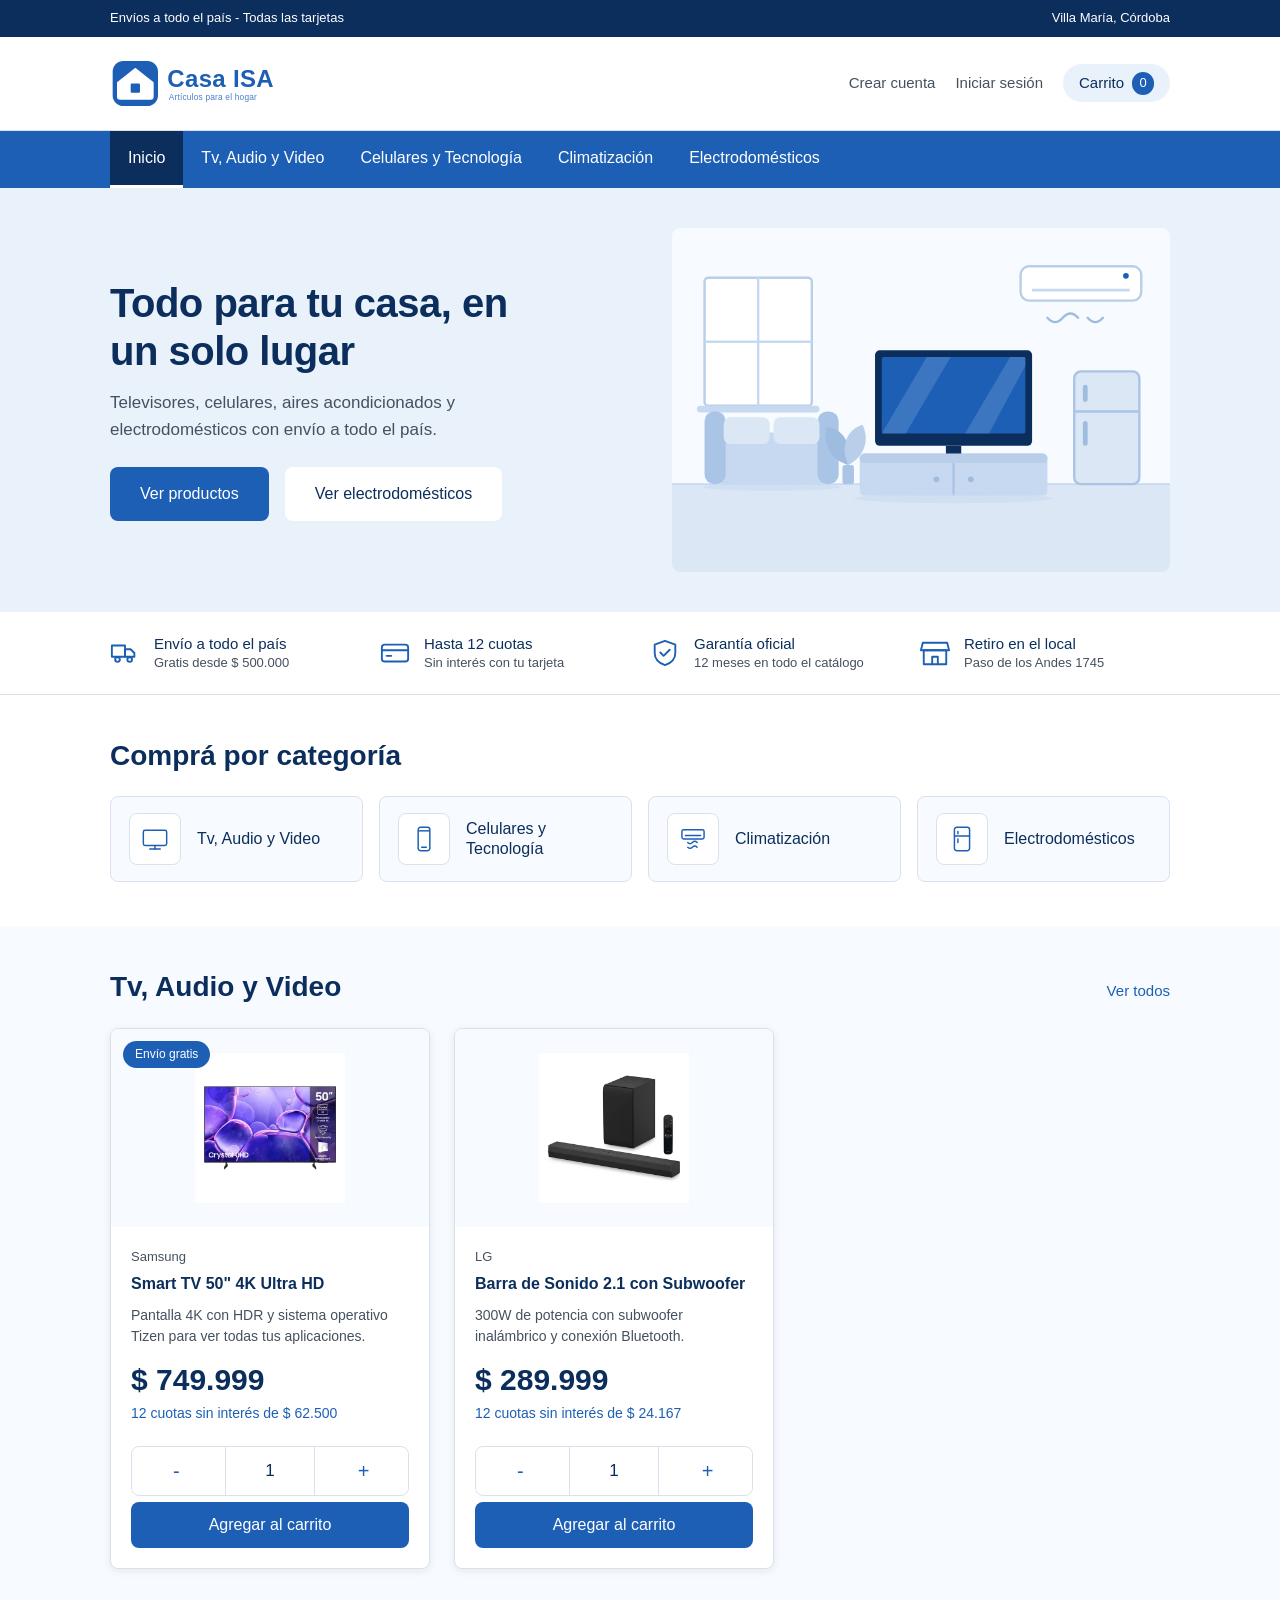
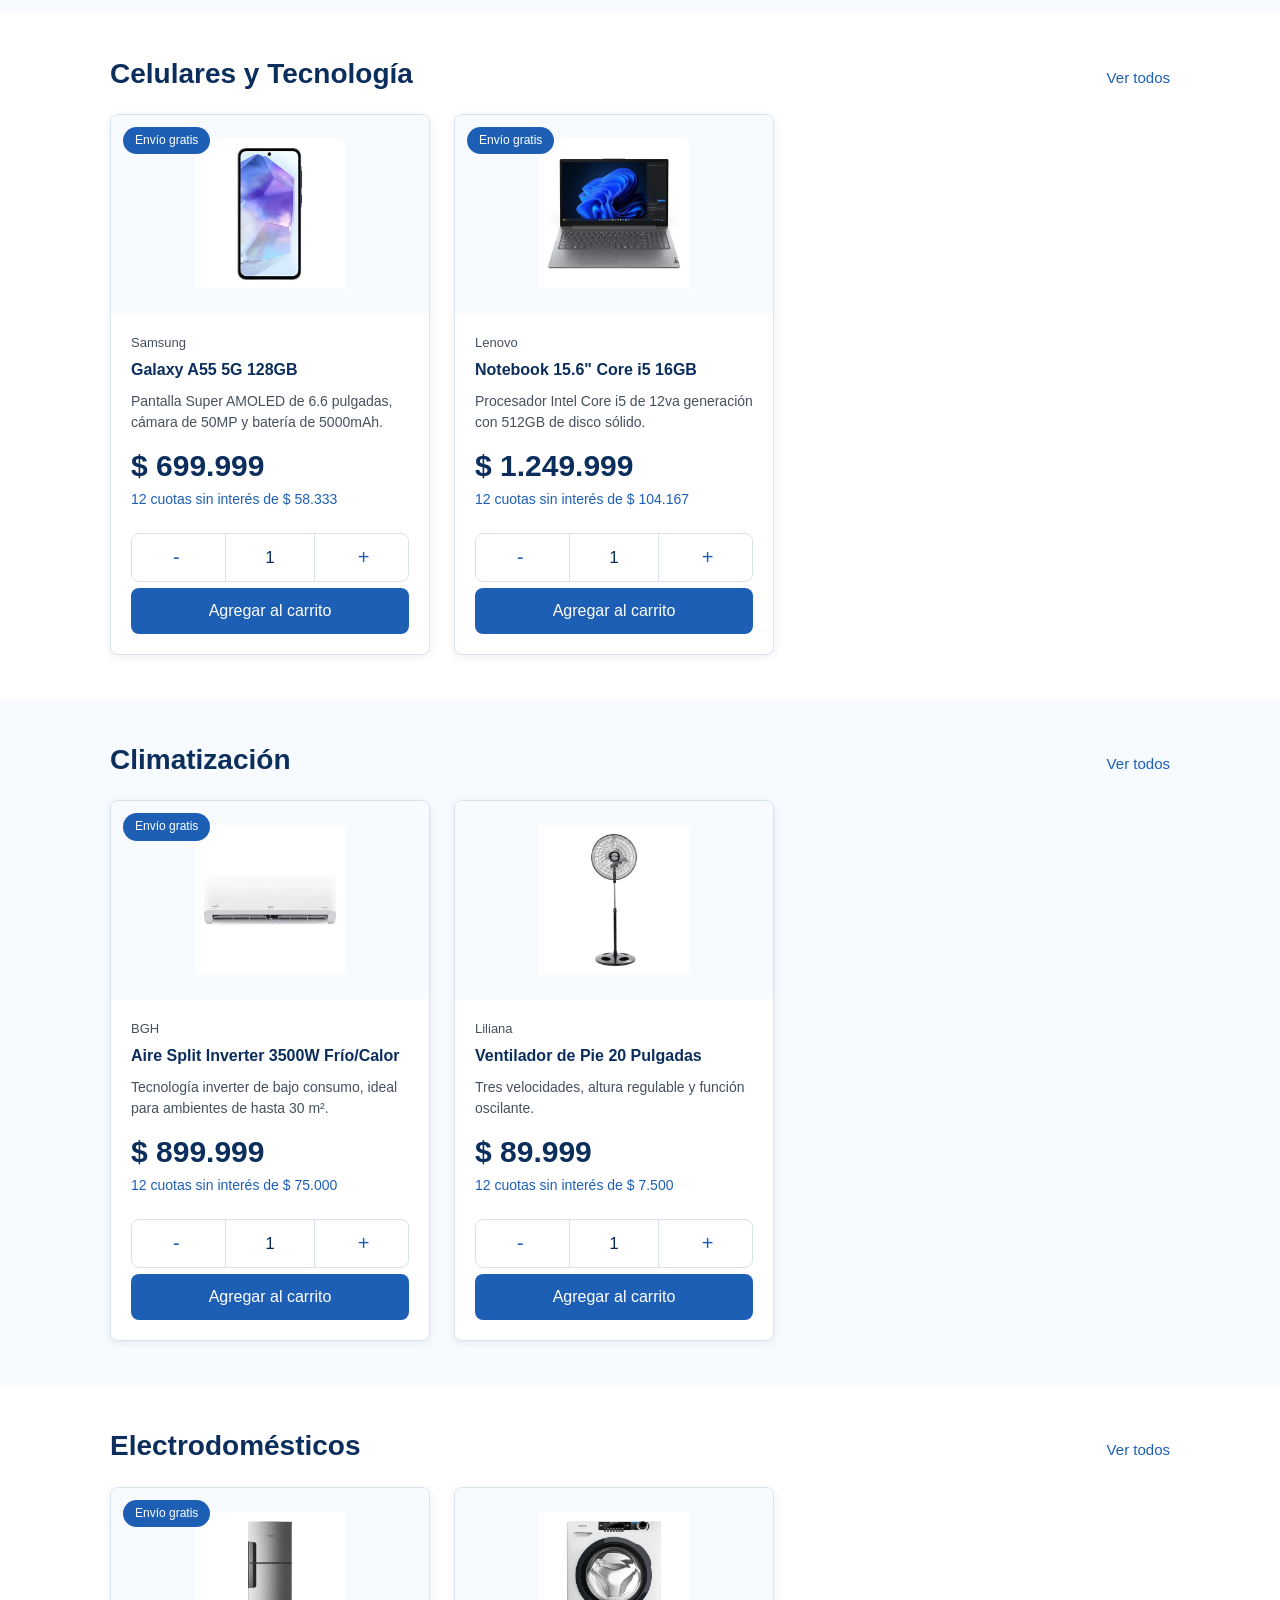
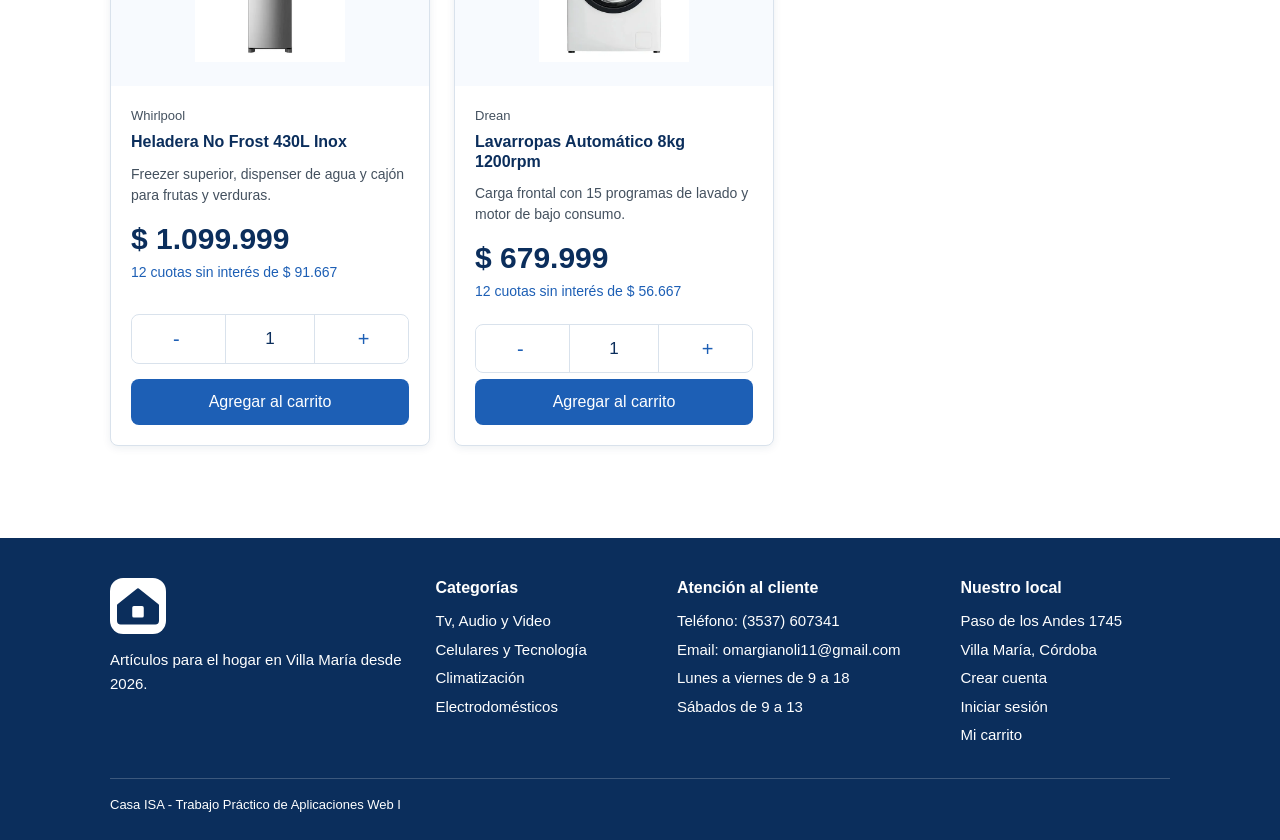
<file: index.html>
<!DOCTYPE html>
<html lang="es">
<head>
  <meta charset="UTF-8">
  <meta name="viewport" content="width=device-width, initial-scale=1.0">
  <title>Casa ISA - Artículos para el Hogar</title>
  <link rel="icon" href="assets/img/logo-icono.svg">
  <link rel="stylesheet" href="assets/css/estilos.css">
</head>
<body>

  <div id="encabezado"></div>

  <section class="portada">
    <div class="contenedor">
      <div>
        <h1>Todo para tu casa, en un solo lugar</h1>
        <p>Televisores, celulares, aires acondicionados y electrodomésticos con envío a todo el país.</p>
        <div id="bienvenida"></div>
        <div class="acciones-portada">
          <a class="boton boton-principal" href="pages/tv-audio-video.html">Ver productos</a>
          <a class="boton boton-claro" href="pages/electrodomesticos.html">Ver electrodomésticos</a>
        </div>
      </div>
      <div class="imagen-portada">
        <img src="assets/img/portada.svg" alt="Living equipado con televisor y aire acondicionado">
      </div>
    </div>
  </section>

  <section class="franja-beneficios">
    <div class="contenedor" id="beneficios"></div>
  </section>

  <section class="seccion">
    <div class="contenedor">
      <h2 class="titulo-seccion">Comprá por categoría</h2>
      <div class="grilla-categorias" id="categorias"></div>
    </div>
  </section>

  <section class="seccion seccion-clara">
    <div class="contenedor">
      <div class="encabezado-seccion">
        <h2>Tv, Audio y Video</h2>
        <a class="ver-todos" href="pages/tv-audio-video.html">Ver todos</a>
      </div>
      <div class="grilla-productos" data-categoria="tv-audio-video"></div>
    </div>
  </section>

  <section class="seccion">
    <div class="contenedor">
      <div class="encabezado-seccion">
        <h2>Celulares y Tecnología</h2>
        <a class="ver-todos" href="pages/celulares-tecnologia.html">Ver todos</a>
      </div>
      <div class="grilla-productos" data-categoria="celulares-tecnologia"></div>
    </div>
  </section>

  <section class="seccion seccion-clara">
    <div class="contenedor">
      <div class="encabezado-seccion">
        <h2>Climatización</h2>
        <a class="ver-todos" href="pages/climatizacion.html">Ver todos</a>
      </div>
      <div class="grilla-productos" data-categoria="climatizacion"></div>
    </div>
  </section>

  <section class="seccion">
    <div class="contenedor">
      <div class="encabezado-seccion">
        <h2>Electrodomésticos</h2>
        <a class="ver-todos" href="pages/electrodomesticos.html">Ver todos</a>
      </div>
      <div class="grilla-productos" data-categoria="electrodomesticos"></div>
    </div>
  </section>

  <div id="pie"></div>

  <script src="assets/js/datos.js"></script>
  <script src="assets/js/sesion.js"></script>
  <script src="assets/js/carrito.js"></script>
  <script src="assets/js/api.js"></script>
  <script src="assets/js/componentes.js"></script>
  <script src="assets/js/cards.js"></script>
  <script src="assets/js/vista-carrito.js"></script>
  <script src="assets/js/vista-producto.js"></script>
  <script src="assets/js/app.js"></script>
</body>
</html>
</file>
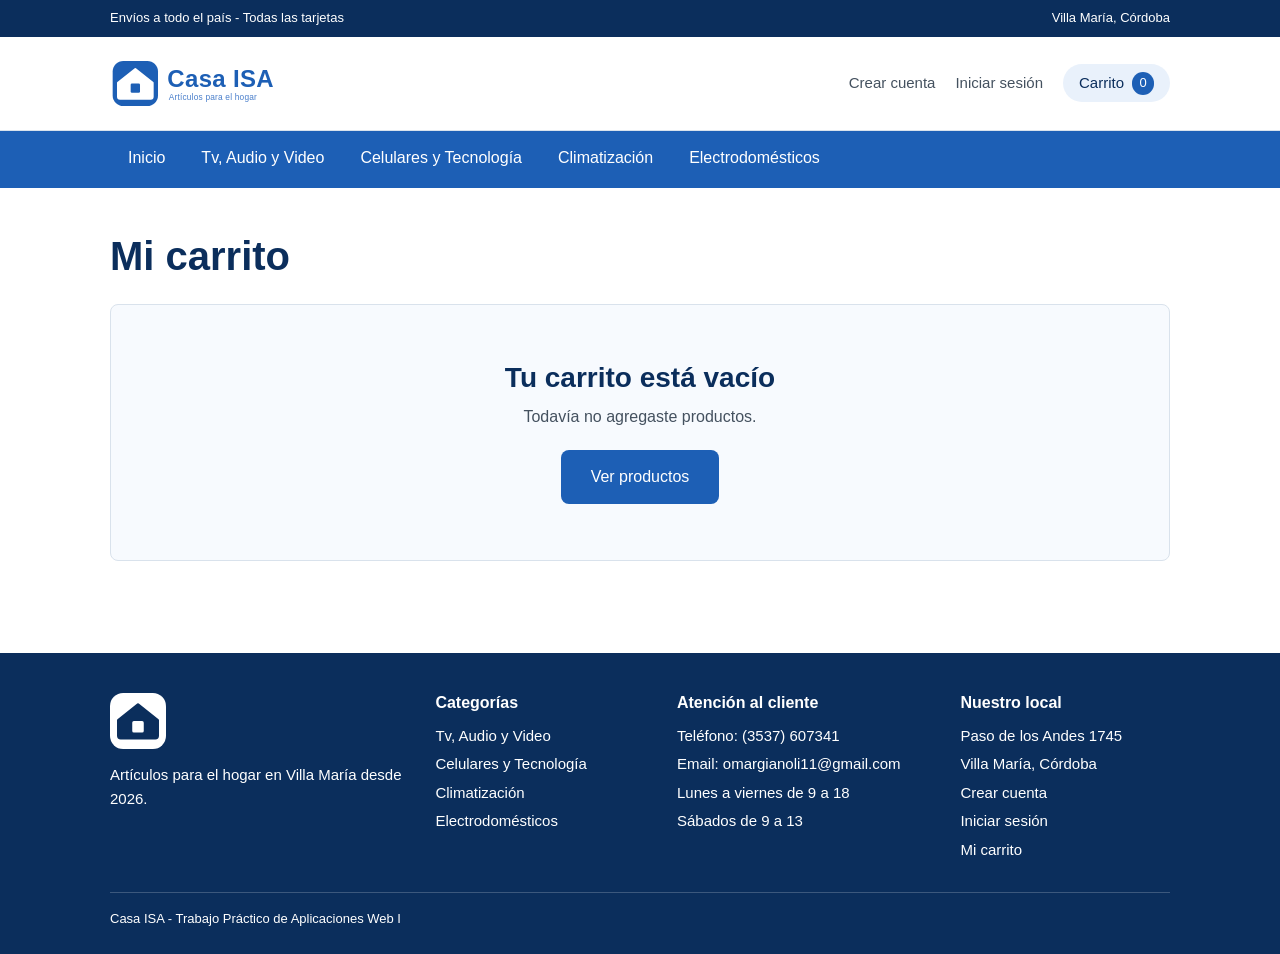
<file: pages/carrito.html>
<!DOCTYPE html>
<html lang="es">
<head>
  <meta charset="UTF-8">
  <meta name="viewport" content="width=device-width, initial-scale=1.0">
  <title>Casa ISA - Mi carrito</title>
  <link rel="icon" href="../assets/img/logo-icono.svg">
  <link rel="stylesheet" href="../assets/css/estilos.css">
</head>
<body>

  <div id="encabezado"></div>

  <section class="seccion">
    <div class="contenedor">
      <h1>Mi carrito</h1>
      <div class="pagina-carrito" id="detalle-carrito"></div>
    </div>
  </section>

  <div id="pie"></div>

  <script src="../assets/js/datos.js"></script>
  <script src="../assets/js/sesion.js"></script>
  <script src="../assets/js/carrito.js"></script>
  <script src="../assets/js/api.js"></script>
  <script src="../assets/js/componentes.js"></script>
  <script src="../assets/js/cards.js"></script>
  <script src="../assets/js/vista-carrito.js"></script>
  <script src="../assets/js/vista-producto.js"></script>
  <script src="../assets/js/app.js"></script>
</body>
</html>
</file>
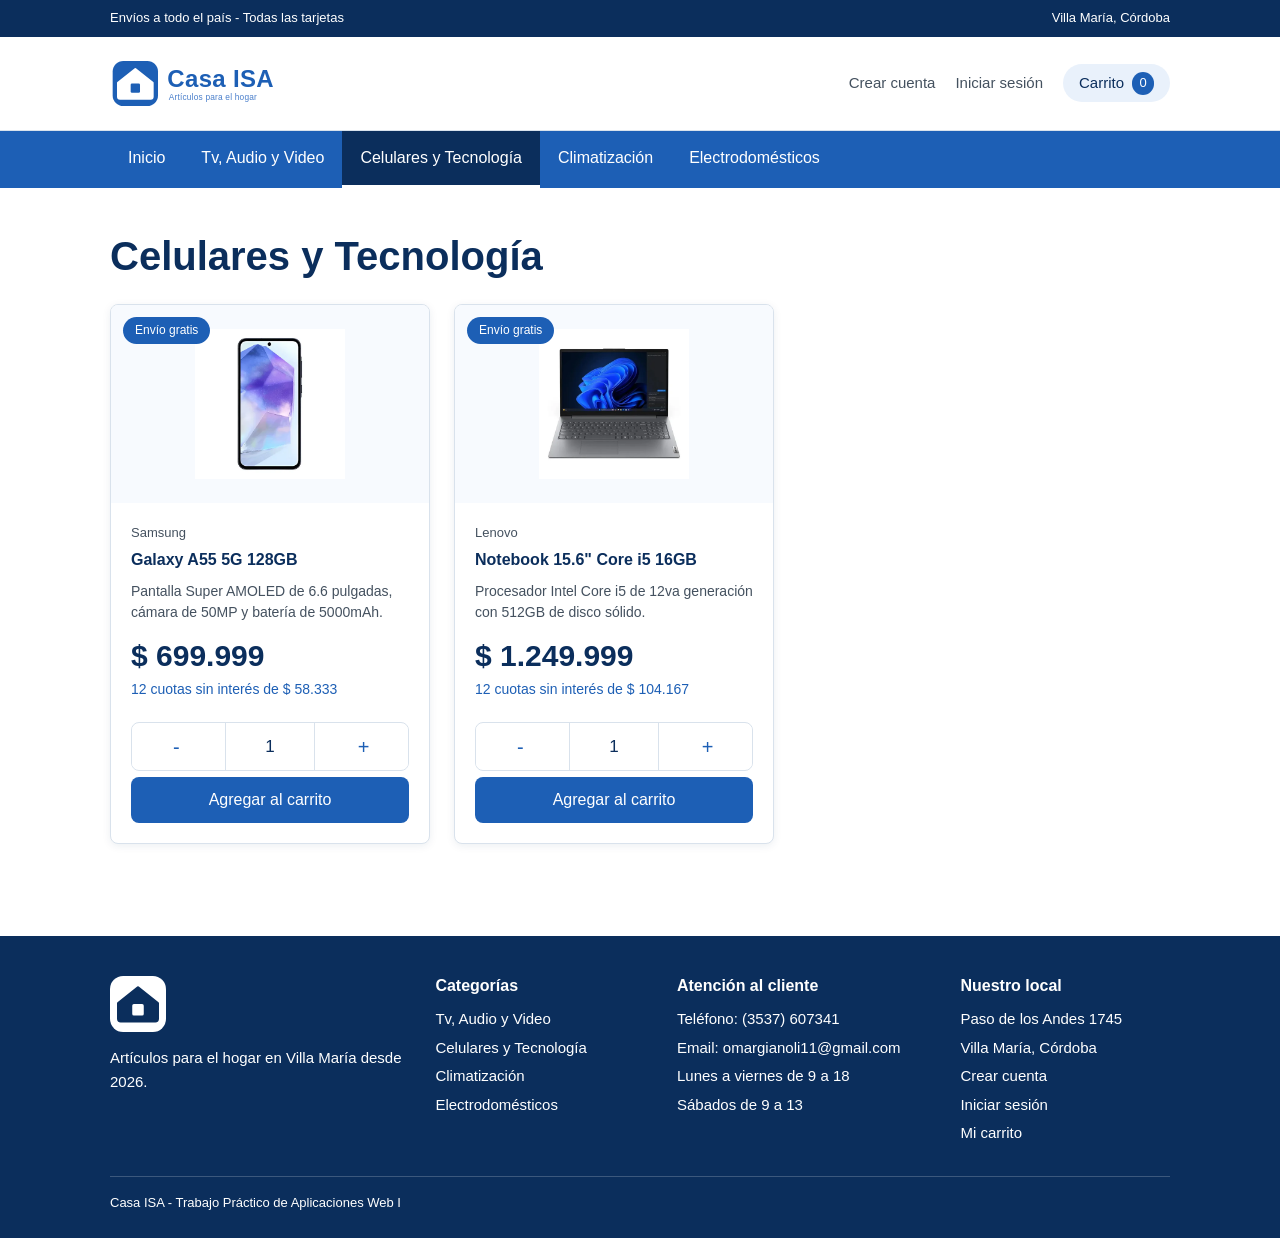
<file: pages/celulares-tecnologia.html>
<!DOCTYPE html>
<html lang="es">
<head>
  <meta charset="UTF-8">
  <meta name="viewport" content="width=device-width, initial-scale=1.0">
  <title>Casa ISA - Celulares y Tecnología</title>
  <link rel="icon" href="../assets/img/logo-icono.svg">
  <link rel="stylesheet" href="../assets/css/estilos.css">
</head>
<body>

  <div id="encabezado"></div>

  <section class="seccion">
    <div class="contenedor">
      <h1>Celulares y Tecnología</h1>
      <div class="grilla-productos grilla-con-aire" data-categoria="celulares-tecnologia"></div>
    </div>
  </section>

  <div id="pie"></div>

  <script src="../assets/js/datos.js"></script>
  <script src="../assets/js/sesion.js"></script>
  <script src="../assets/js/carrito.js"></script>
  <script src="../assets/js/api.js"></script>
  <script src="../assets/js/componentes.js"></script>
  <script src="../assets/js/cards.js"></script>
  <script src="../assets/js/vista-carrito.js"></script>
  <script src="../assets/js/vista-producto.js"></script>
  <script src="../assets/js/app.js"></script>
</body>
</html>
</file>
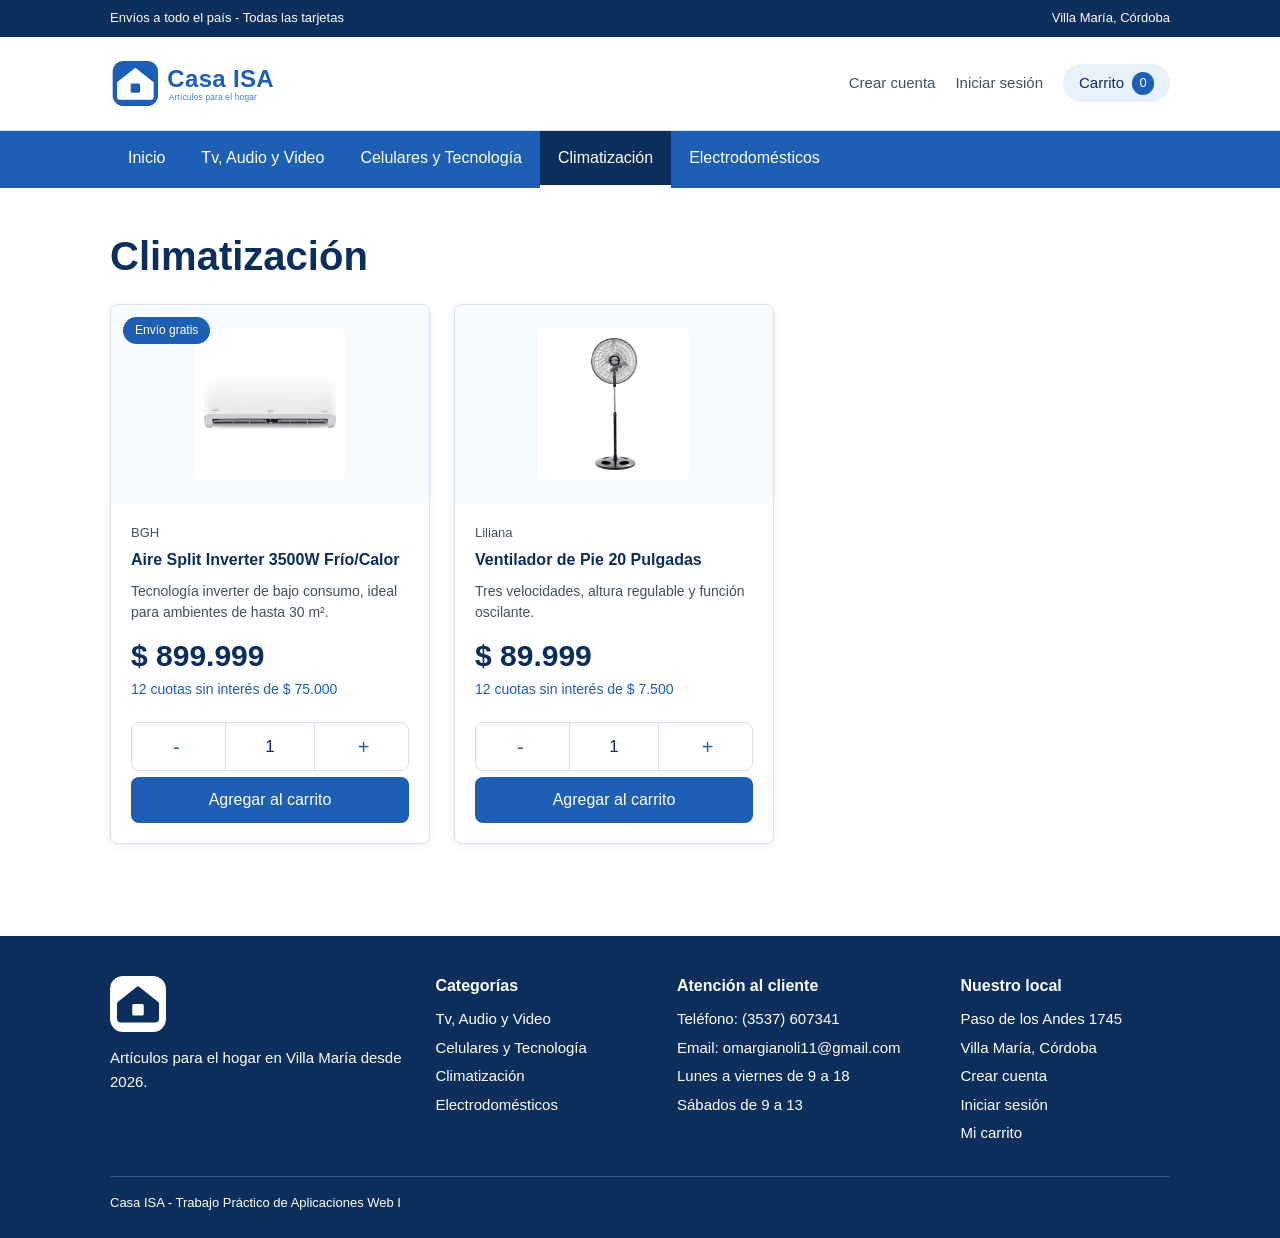
<file: pages/climatizacion.html>
<!DOCTYPE html>
<html lang="es">
<head>
  <meta charset="UTF-8">
  <meta name="viewport" content="width=device-width, initial-scale=1.0">
  <title>Casa ISA - Climatización</title>
  <link rel="icon" href="../assets/img/logo-icono.svg">
  <link rel="stylesheet" href="../assets/css/estilos.css">
</head>
<body>

  <div id="encabezado"></div>

  <section class="seccion">
    <div class="contenedor">
      <h1>Climatización</h1>
      <div class="grilla-productos grilla-con-aire" data-categoria="climatizacion"></div>
    </div>
  </section>

  <div id="pie"></div>

  <script src="../assets/js/datos.js"></script>
  <script src="../assets/js/sesion.js"></script>
  <script src="../assets/js/carrito.js"></script>
  <script src="../assets/js/api.js"></script>
  <script src="../assets/js/componentes.js"></script>
  <script src="../assets/js/cards.js"></script>
  <script src="../assets/js/vista-carrito.js"></script>
  <script src="../assets/js/vista-producto.js"></script>
  <script src="../assets/js/app.js"></script>
</body>
</html>
</file>
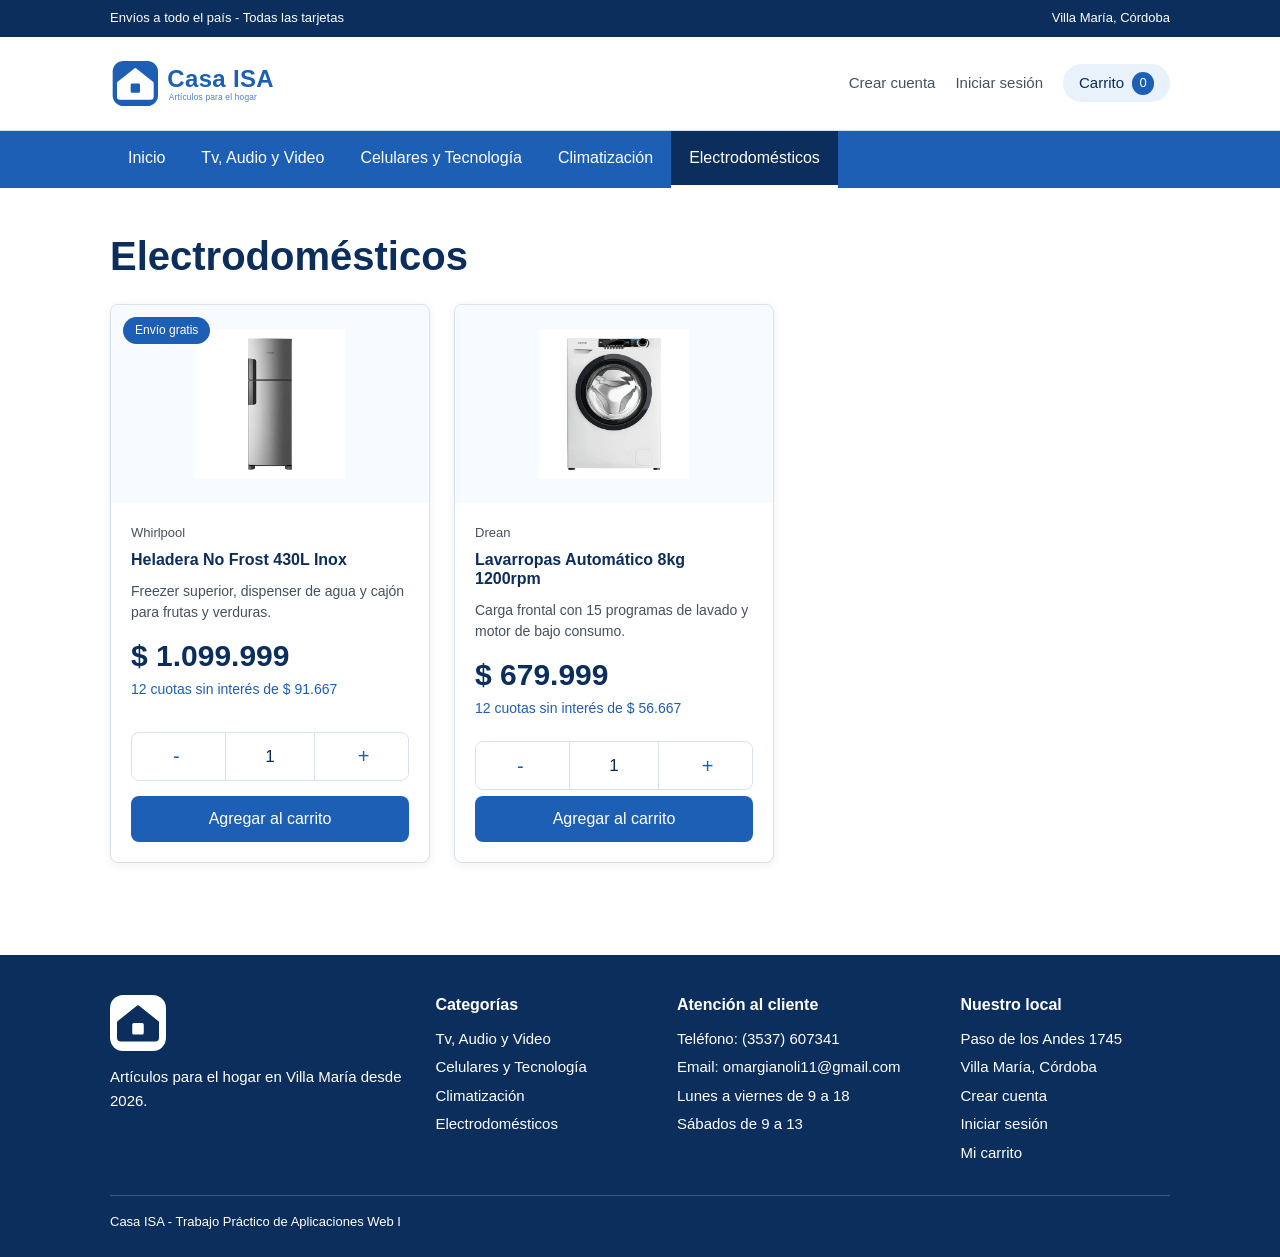
<file: pages/electrodomesticos.html>
<!DOCTYPE html>
<html lang="es">
<head>
  <meta charset="UTF-8">
  <meta name="viewport" content="width=device-width, initial-scale=1.0">
  <title>Casa ISA - Electrodomésticos</title>
  <link rel="icon" href="../assets/img/logo-icono.svg">
  <link rel="stylesheet" href="../assets/css/estilos.css">
</head>
<body>

  <div id="encabezado"></div>

  <section class="seccion">
    <div class="contenedor">
      <h1>Electrodomésticos</h1>
      <div class="grilla-productos grilla-con-aire" data-categoria="electrodomesticos"></div>
    </div>
  </section>

  <div id="pie"></div>

  <script src="../assets/js/datos.js"></script>
  <script src="../assets/js/sesion.js"></script>
  <script src="../assets/js/carrito.js"></script>
  <script src="../assets/js/api.js"></script>
  <script src="../assets/js/componentes.js"></script>
  <script src="../assets/js/cards.js"></script>
  <script src="../assets/js/vista-carrito.js"></script>
  <script src="../assets/js/vista-producto.js"></script>
  <script src="../assets/js/app.js"></script>
</body>
</html>
</file>
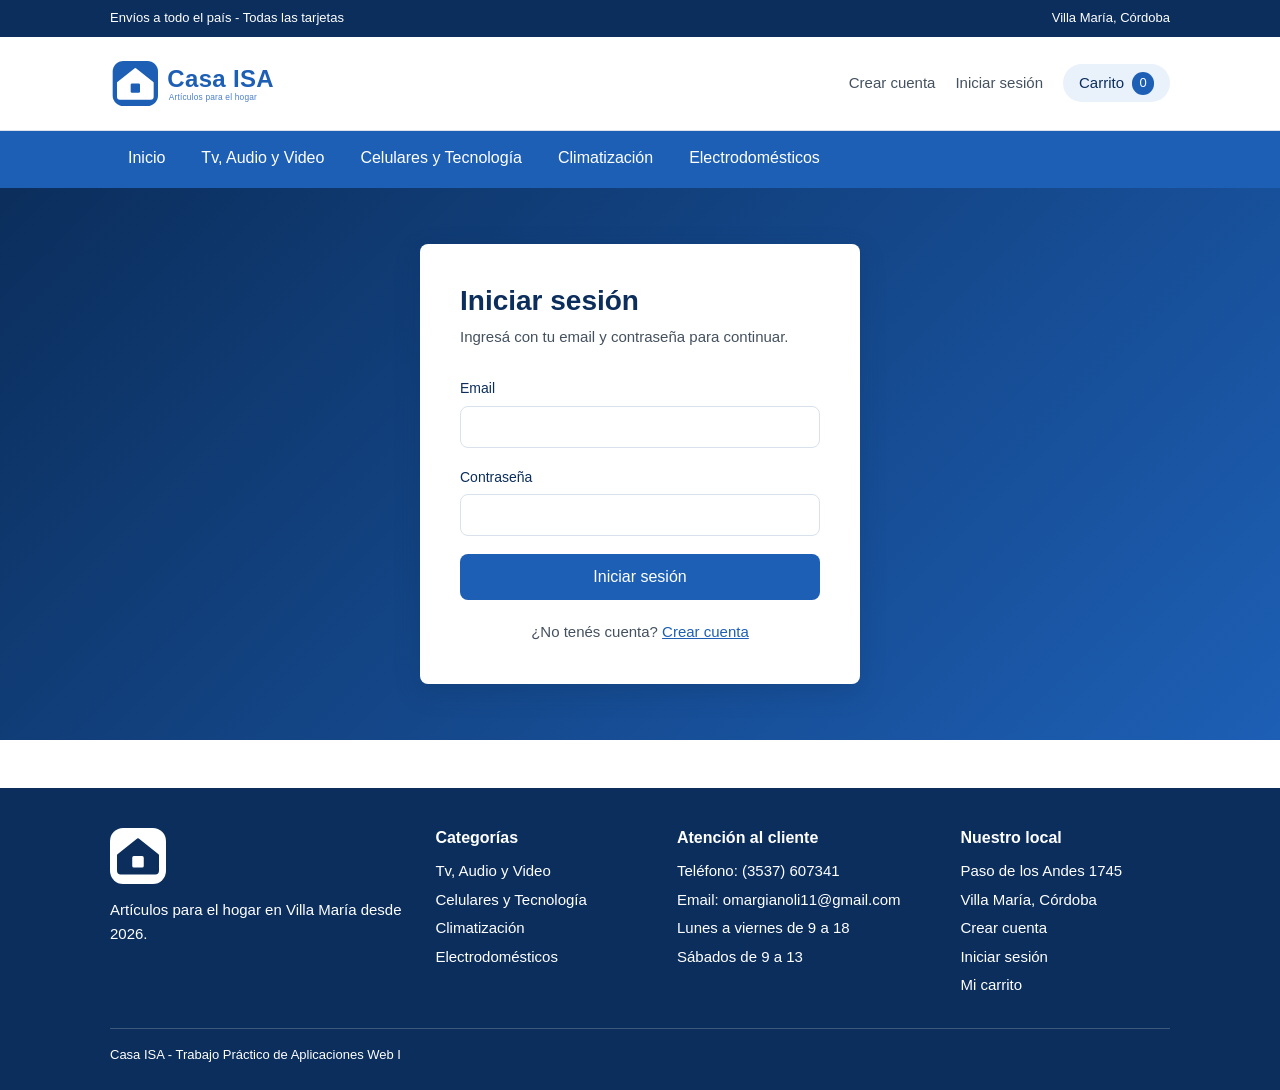
<file: pages/login.html>
<!DOCTYPE html>
<html lang="es">
<head>
  <meta charset="UTF-8">
  <meta name="viewport" content="width=device-width, initial-scale=1.0">
  <title>Casa ISA - Iniciar sesión</title>
  <link rel="icon" href="../assets/img/logo-icono.svg">
  <link rel="stylesheet" href="../assets/css/estilos.css">
</head>
<body>

  <div id="encabezado"></div>

  <main class="pantalla-formulario">
    <div class="caja-formulario">
      <h1>Iniciar sesión</h1>
      <p class="bajada">Ingresá con tu email y contraseña para continuar.</p>

      <form id="form-login" action="../index.html" method="post">
          <div class="campo">
            <label for="email">Email</label>
            <input type="email" id="email" name="email" required>
          </div>
          <div class="campo">
            <label for="password">Contraseña</label>
            <input type="password" id="password" name="password" required>
          </div>
        <button type="submit" class="boton boton-principal boton-ancho">Iniciar sesión</button>
      </form>

      <p class="pie-formulario">¿No tenés cuenta? <a href="registro.html">Crear cuenta</a></p>
    </div>
  </main>

  <div id="pie"></div>

  <script src="../assets/js/datos.js"></script>
  <script src="../assets/js/sesion.js"></script>
  <script src="../assets/js/carrito.js"></script>
  <script src="../assets/js/api.js"></script>
  <script src="../assets/js/componentes.js"></script>
  <script src="../assets/js/cards.js"></script>
  <script src="../assets/js/vista-carrito.js"></script>
  <script src="../assets/js/vista-producto.js"></script>
  <script src="../assets/js/app.js"></script>
</body>
</html>
</file>
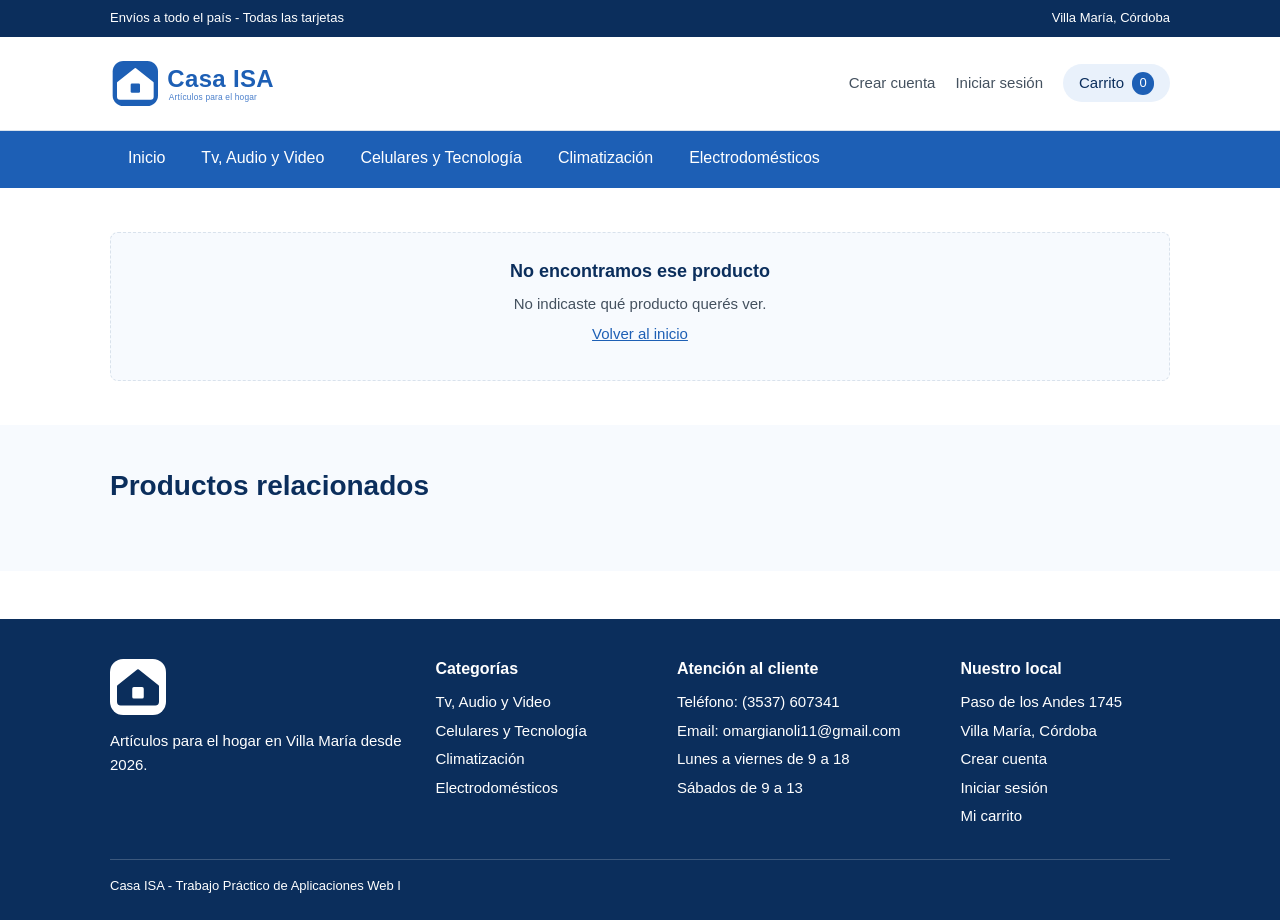
<file: pages/producto.html>
<!DOCTYPE html>
<html lang="es">
<head>
  <meta charset="UTF-8">
  <meta name="viewport" content="width=device-width, initial-scale=1.0">
  <title>Casa ISA - Producto</title>
  <link rel="icon" href="../assets/img/logo-icono.svg">
  <link rel="stylesheet" href="../assets/css/estilos.css">
</head>
<body>

  <div id="encabezado"></div>

  <section class="seccion">
    <div class="contenedor">
      <div id="ficha-producto"></div>
    </div>
  </section>

  <section class="seccion seccion-clara" id="seccion-relacionados">
    <div class="contenedor">
      <h2 class="titulo-seccion" id="titulo-relacionados">Productos relacionados</h2>
      <div class="grilla-productos" id="relacionados"></div>
    </div>
  </section>

  <div id="pie"></div>

  <script src="../assets/js/datos.js"></script>
  <script src="../assets/js/sesion.js"></script>
  <script src="../assets/js/carrito.js"></script>
  <script src="../assets/js/api.js"></script>
  <script src="../assets/js/componentes.js"></script>
  <script src="../assets/js/cards.js"></script>
  <script src="../assets/js/vista-carrito.js"></script>
  <script src="../assets/js/vista-producto.js"></script>
  <script src="../assets/js/app.js"></script>
</body>
</html>
</file>
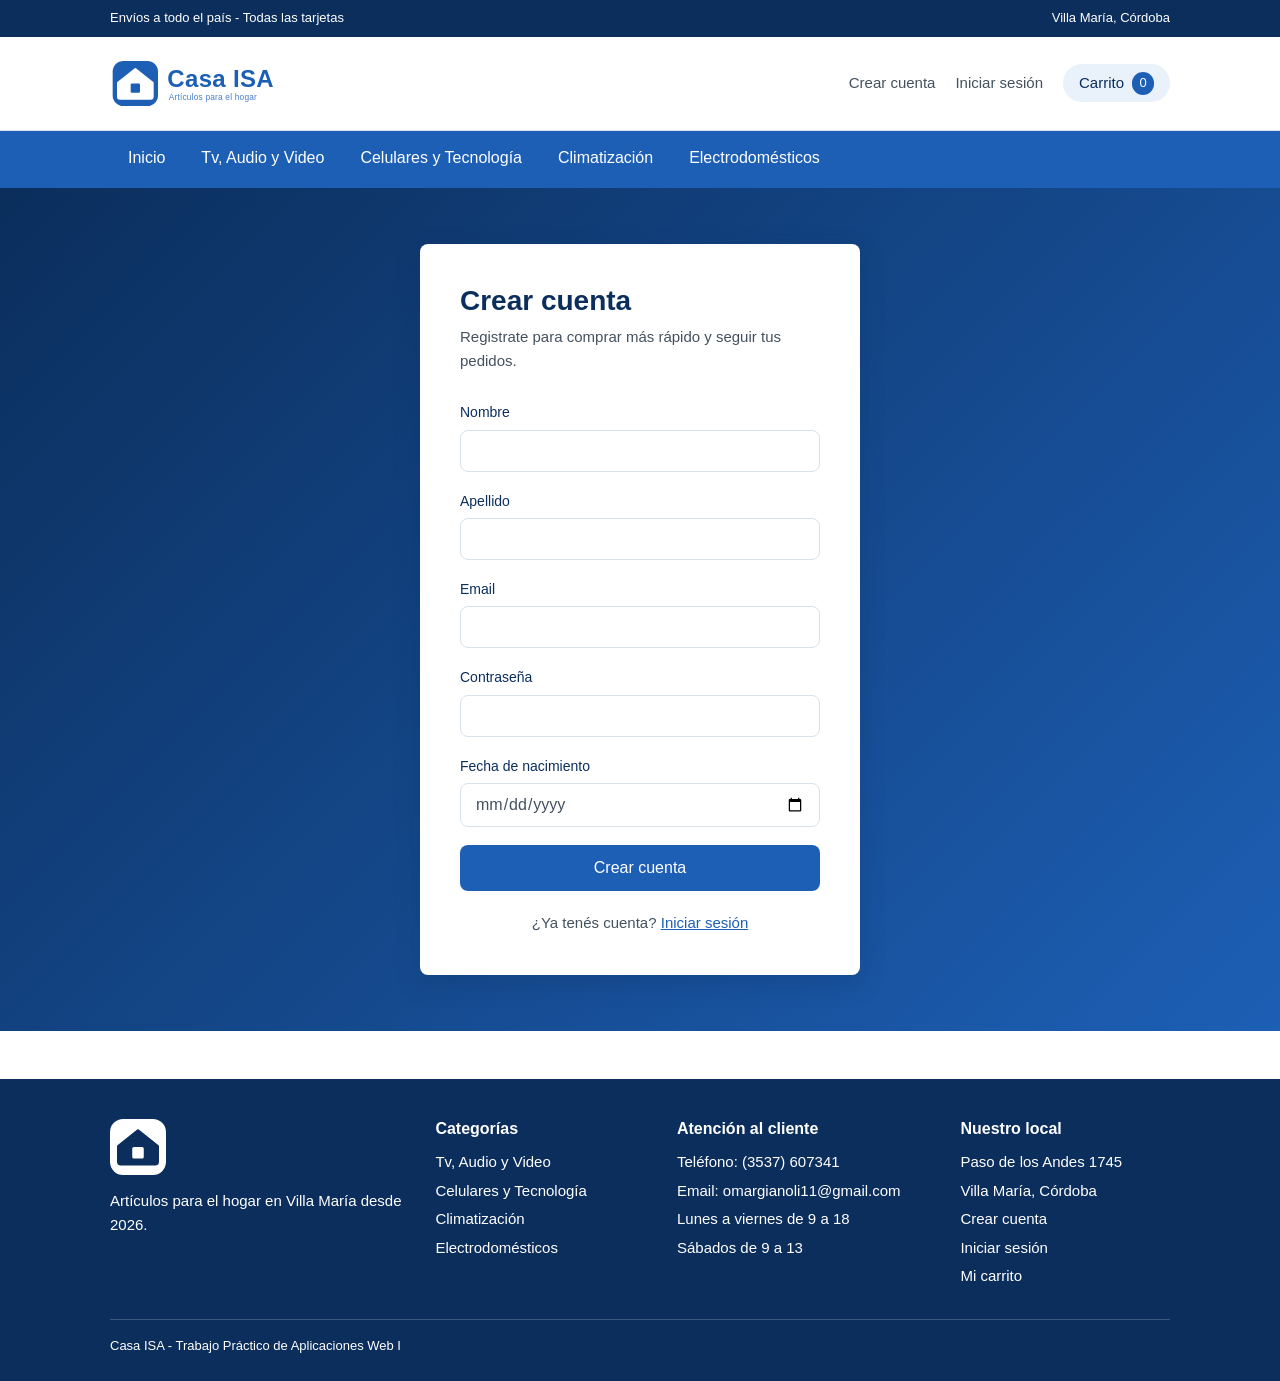
<file: pages/registro.html>
<!DOCTYPE html>
<html lang="es">
<head>
  <meta charset="UTF-8">
  <meta name="viewport" content="width=device-width, initial-scale=1.0">
  <title>Casa ISA - Crear cuenta</title>
  <link rel="icon" href="../assets/img/logo-icono.svg">
  <link rel="stylesheet" href="../assets/css/estilos.css">
</head>
<body>

  <div id="encabezado"></div>

  <main class="pantalla-formulario">
    <div class="caja-formulario">
      <h1>Crear cuenta</h1>
      <p class="bajada">Registrate para comprar más rápido y seguir tus pedidos.</p>

      <form id="form-registro" action="../index.html" method="post">
          <div class="campo">
            <label for="nombre">Nombre</label>
            <input type="text" id="nombre" name="nombre" required>
          </div>
          <div class="campo">
            <label for="apellido">Apellido</label>
            <input type="text" id="apellido" name="apellido" required>
          </div>
          <div class="campo">
            <label for="email">Email</label>
            <input type="email" id="email" name="email" required>
          </div>
          <div class="campo">
            <label for="password">Contraseña</label>
            <input type="password" id="password" name="password" required>
          </div>
          <div class="campo">
            <label for="nacimiento">Fecha de nacimiento</label>
            <input type="date" id="nacimiento" name="nacimiento" required>
          </div>
        <button type="submit" class="boton boton-principal boton-ancho">Crear cuenta</button>
      </form>

      <p class="pie-formulario">¿Ya tenés cuenta? <a href="login.html">Iniciar sesión</a></p>
    </div>
  </main>

  <div id="pie"></div>

  <script src="../assets/js/datos.js"></script>
  <script src="../assets/js/sesion.js"></script>
  <script src="../assets/js/carrito.js"></script>
  <script src="../assets/js/api.js"></script>
  <script src="../assets/js/componentes.js"></script>
  <script src="../assets/js/cards.js"></script>
  <script src="../assets/js/vista-carrito.js"></script>
  <script src="../assets/js/vista-producto.js"></script>
  <script src="../assets/js/app.js"></script>
</body>
</html>
</file>
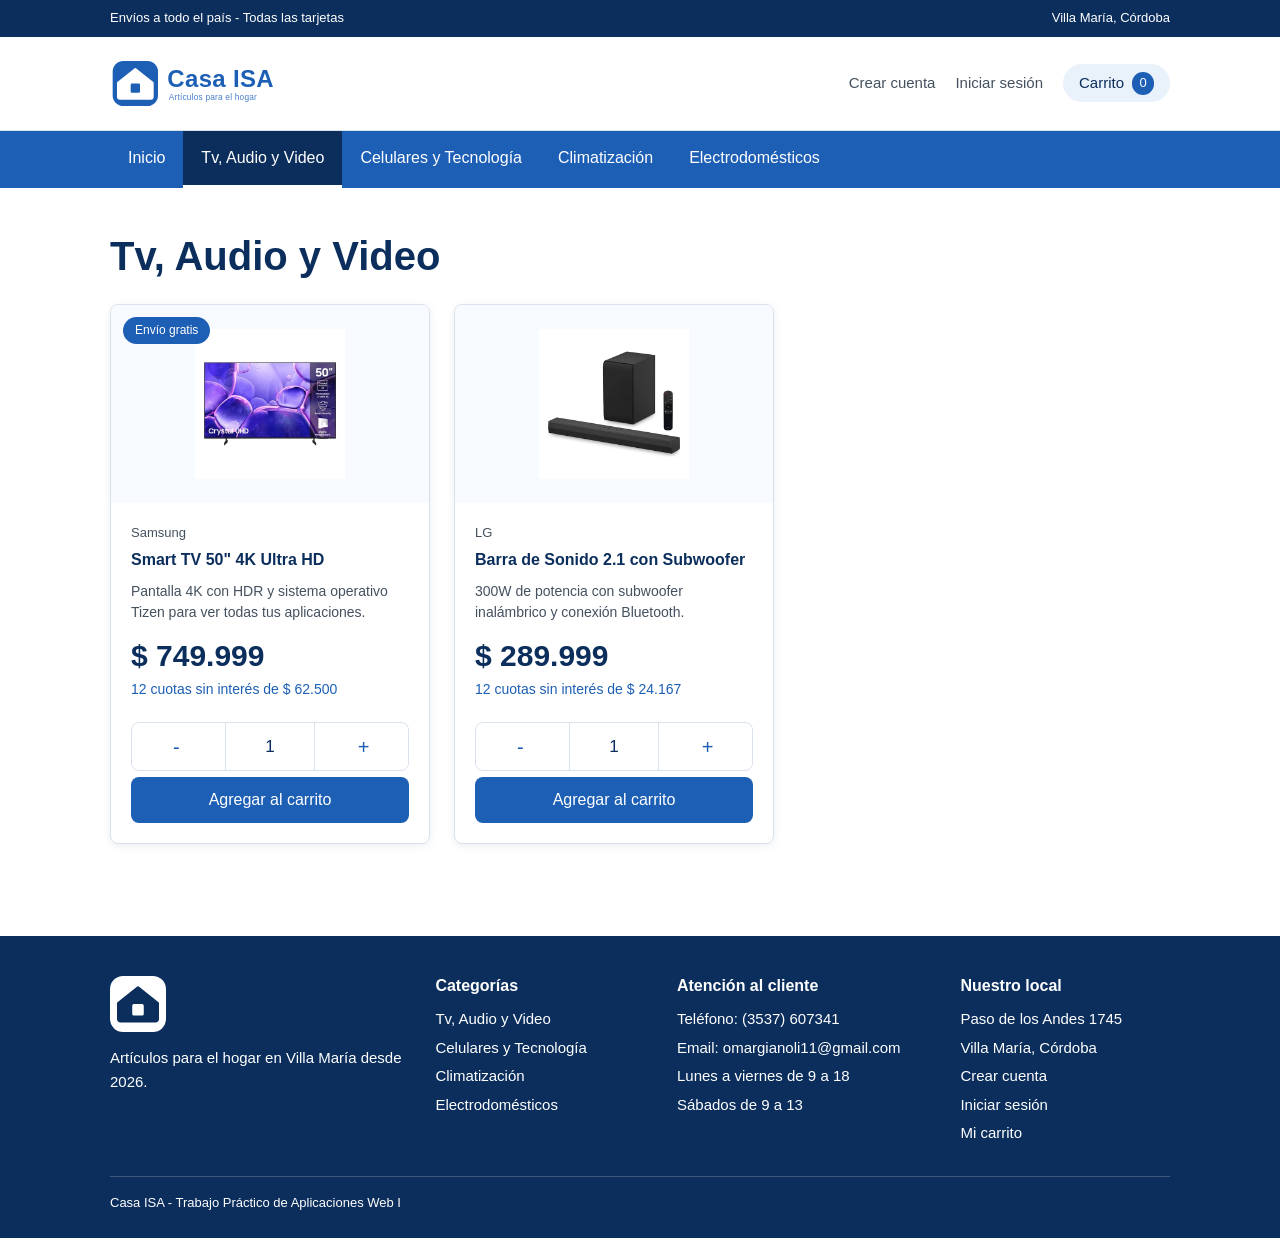
<file: pages/tv-audio-video.html>
<!DOCTYPE html>
<html lang="es">
<head>
  <meta charset="UTF-8">
  <meta name="viewport" content="width=device-width, initial-scale=1.0">
  <title>Casa ISA - Tv, Audio y Video</title>
  <link rel="icon" href="../assets/img/logo-icono.svg">
  <link rel="stylesheet" href="../assets/css/estilos.css">
</head>
<body>

  <div id="encabezado"></div>

  <section class="seccion">
    <div class="contenedor">
      <h1>Tv, Audio y Video</h1>
      <div class="grilla-productos grilla-con-aire" data-categoria="tv-audio-video"></div>
    </div>
  </section>

  <div id="pie"></div>

  <script src="../assets/js/datos.js"></script>
  <script src="../assets/js/sesion.js"></script>
  <script src="../assets/js/carrito.js"></script>
  <script src="../assets/js/api.js"></script>
  <script src="../assets/js/componentes.js"></script>
  <script src="../assets/js/cards.js"></script>
  <script src="../assets/js/vista-carrito.js"></script>
  <script src="../assets/js/vista-producto.js"></script>
  <script src="../assets/js/app.js"></script>
</body>
</html>
</file>
<file: assets/css/estilos.css>
:root {
  --azul-tinta: #0B2E5C;
  --azul: #1D5FB5;
  --azul-claro: #E9F1FB;
  --azul-humo: #F7FAFE;
  --blanco: #FFFFFF;
  --gris-borde: #D9E2EC;
  --gris-texto: #44515F;

  --fuente-titulos: "Trebuchet MS", "Segoe UI", Verdana, sans-serif;
  --fuente-texto: "Segoe UI", Tahoma, Geneva, Verdana, sans-serif;

  --ancho-maximo: 1100px;
  --radio: 8px;
  --sombra: 0 2px 8px rgba(11, 46, 92, 0.08);
}

* {
  margin: 0;
  padding: 0;
  box-sizing: border-box;
}

body {
  font-family: var(--fuente-texto);
  font-size: 16px;
  line-height: 1.6;
  color: var(--gris-texto);
  background-color: var(--blanco);
}

h1, h2, h3 {
  font-family: var(--fuente-titulos);
  color: var(--azul-tinta);
  line-height: 1.2;
}

h1 { font-size: 2.5rem; }
h2 { font-size: 1.75rem; }
h3 { font-size: 1.125rem; }

img {
  max-width: 100%;
  display: block;
}

a {
  color: var(--azul);
}

.contenedor {
  max-width: var(--ancho-maximo);
  margin: 0 auto;
  padding: 0 20px;
}

a:focus-visible,
button:focus-visible,
input:focus-visible {
  outline: 3px solid var(--azul);
  outline-offset: 2px;
}

.barra-avisos {
  background-color: var(--azul-tinta);
  color: var(--blanco);
  font-size: 0.8125rem;
  padding: 8px 0;
}

.barra-avisos .contenedor {
  display: flex;
  justify-content: space-between;
  flex-wrap: wrap;
  gap: 12px;
}

.cabecera {
  border-bottom: 1px solid var(--gris-borde);
}

.cabecera .contenedor {
  display: flex;
  align-items: center;
  justify-content: space-between;
  flex-wrap: wrap;
  gap: 16px;
  padding-top: 16px;
  padding-bottom: 16px;
}

.logo img {
  width: 200px;
  height: auto;
}

.accesos {
  display: flex;
  align-items: center;
  gap: 20px;
  font-size: 0.9375rem;
}

.accesos a {
  color: var(--gris-texto);
  text-decoration: none;
}

.accesos a:hover {
  color: var(--azul);
  text-decoration: underline;
}

.accesos .saludo {
  color: var(--azul-tinta);
}

.enlace-carrito {
  display: inline-flex;
  align-items: center;
  gap: 8px;
  background-color: var(--azul-claro);
  border-radius: 999px;
  padding: 7px 16px;
}

.accesos .enlace-carrito {
  color: var(--azul-tinta);
  text-decoration: none;
}

.enlace-carrito:hover {
  background-color: var(--azul);
}

.accesos .enlace-carrito:hover {
  color: var(--blanco);
  text-decoration: none;
}

.globo {
  background-color: var(--azul);
  color: var(--blanco);
  border-radius: 999px;
  min-width: 22px;
  padding: 1px 7px;
  text-align: center;
  font-size: 0.8125rem;
}

.enlace-carrito:hover .globo {
  background-color: var(--azul-tinta);
}

.navbar {
  background-color: var(--azul);
}

.navbar .contenedor {
  display: flex;
  flex-wrap: wrap;
}

.navbar a {
  color: var(--blanco);
  text-decoration: none;
  font-family: var(--fuente-titulos);
  font-size: 1rem;
  padding: 14px 18px;
  border-bottom: 3px solid transparent;
}

.navbar a:hover {
  background-color: var(--azul-tinta);
}

.navbar a.activo {
  border-bottom-color: var(--blanco);
  background-color: var(--azul-tinta);
}

.portada {
  background-color: var(--azul-claro);
  padding: 40px 0;
}

.portada .contenedor {
  display: grid;

  grid-template-columns: 1.05fr 1fr;
  gap: 40px;
  align-items: center;
}

.portada h1 {
  max-width: 19ch;
  letter-spacing: -0.5px;
}

.portada p {
  margin: 14px 0 24px;
  max-width: 44ch;
  font-size: 1.0625rem;
}

.acciones-portada {
  display: flex;
  align-items: center;
  flex-wrap: wrap;
  gap: 16px;
}

.pastilla {
  background-color: var(--blanco);
  border: 1px solid var(--gris-borde);
  border-radius: 999px;
  padding: 10px 20px;
  font-size: 0.875rem;
  color: var(--azul-tinta);
}

.imagen-portada img {
  border-radius: var(--radio);
  width: 100%;
}

.boton {
  display: inline-block;
  font-family: var(--fuente-titulos);
  font-size: 1rem;
  padding: 12px 28px;
  border: 2px solid transparent;
  border-radius: var(--radio);
  text-decoration: none;
  cursor: pointer;
}

.boton-claro {
  background-color: var(--blanco);
  color: var(--azul-tinta);
}

.boton-claro:hover {
  background-color: var(--azul-claro);
}

.boton-principal {
  background-color: var(--azul);
  color: var(--blanco);
}

.boton-principal:hover {
  background-color: var(--azul-tinta);
}

.boton-ancho {
  width: 100%;
  text-align: center;
}

.franja-beneficios {
  border-bottom: 1px solid var(--gris-borde);
}

.franja-beneficios .contenedor {
  display: grid;
  grid-template-columns: repeat(auto-fit, minmax(230px, 1fr));
  gap: 20px;
  padding-top: 22px;
  padding-bottom: 22px;
}

.beneficio {
  display: flex;
  align-items: center;
  gap: 14px;
  min-width: 0;
}

.beneficio img {
  width: 30px;
  height: 30px;
  flex: 0 0 auto;
}

.titulo-beneficio {
  font-family: var(--fuente-titulos);
  font-size: 0.9375rem;
  color: var(--azul-tinta);
  line-height: 1.3;
}

.detalle-beneficio {
  font-size: 0.8125rem;
  line-height: 1.4;
}

.seccion {
  padding: 44px 0;
}

.seccion-clara {
  background-color: var(--azul-humo);
}

.titulo-seccion {
  margin-bottom: 24px;
}

.grilla-categorias {
  display: grid;
  grid-template-columns: repeat(auto-fit, minmax(230px, 1fr));
  gap: 16px;
}

.tarjeta-categoria {
  display: flex;
  align-items: center;
  gap: 16px;
  background-color: var(--azul-humo);
  border: 1px solid var(--gris-borde);
  border-radius: var(--radio);
  padding: 16px 18px;
  text-decoration: none;
}

.tarjeta-categoria:hover {
  border-color: var(--azul);
  background-color: var(--azul-claro);
}

.marco-icono {
  flex: 0 0 auto;
  width: 52px;
  height: 52px;
  background-color: var(--blanco);
  border: 1px solid var(--gris-borde);
  border-radius: var(--radio);
  display: flex;
  align-items: center;
  justify-content: center;
}

.marco-icono img {
  width: 28px;
  height: 28px;
}

.tarjeta-categoria span {
  font-family: var(--fuente-titulos);
  font-size: 1rem;
  line-height: 1.25;
  color: var(--azul-tinta);
}

.grilla-productos {
  display: grid;

  grid-template-columns: repeat(auto-fill, minmax(250px, 320px));
  justify-content: start;
  gap: 24px;
}

.grilla-con-aire {
  margin-top: 24px;
}

.card-producto {
  background-color: var(--blanco);
  border: 1px solid var(--gris-borde);
  border-radius: var(--radio);
  box-shadow: var(--sombra);
  overflow: hidden;
  display: flex;
  flex-direction: column;
}

.card-producto .imagen {
  position: relative;
  display: block;
  background-color: var(--azul-humo);
  padding: 24px;
}

.card-producto .imagen img {
  margin: 0 auto;
  height: 150px;
  width: auto;
}

.distintivo {
  position: absolute;
  top: 12px;
  left: 12px;
  background-color: var(--azul);
  color: var(--blanco);
  font-size: 0.75rem;
  padding: 4px 12px;
  border-radius: 999px;
}

.card-producto .datos {
  padding: 20px;
  display: flex;
  flex-direction: column;
  gap: 6px;
  flex-grow: 1;
}

.card-producto .marca {
  font-size: 0.8125rem;
  color: var(--gris-texto);
}

.card-producto .nombre {
  font-size: 1rem;
  color: var(--azul-tinta);
  margin-bottom: 6px;
}

.card-producto .nombre a {
  color: inherit;
  text-decoration: none;
}

.card-producto .nombre a:hover {
  color: var(--azul);
  text-decoration: underline;
}

.card-producto .descripcion {
  font-size: 0.875rem;
  line-height: 1.5;
  margin-bottom: 10px;
}

.card-producto .precio {
  font-family: var(--fuente-titulos);
  font-size: 1.875rem;
  font-weight: 700;
  color: var(--azul-tinta);
  line-height: 1.1;
}

.card-producto .cuotas {
  font-size: 0.875rem;
  color: var(--azul);
  margin-bottom: 16px;
}

.card-producto .boton {
  margin-top: auto;
}

.control-cantidad {
  margin-top: auto;
  display: flex;
  align-items: center;
  justify-content: center;
  gap: 4px;
  border: 1px solid var(--gris-borde);
  border-radius: var(--radio);
  overflow: hidden;
}

.boton-cantidad {
  flex: 1;
  font-family: var(--fuente-titulos);
  font-size: 1.25rem;
  line-height: 1;
  color: var(--azul);
  background-color: var(--blanco);
  border: none;
  padding: 10px 0;
  cursor: pointer;
}

.boton-cantidad:hover {
  background-color: var(--azul-claro);
}

.control-cantidad .cantidad {
  flex: 1;
  text-align: center;
  font-family: var(--fuente-titulos);
  font-size: 1.0625rem;
  color: var(--azul-tinta);
  border-left: 1px solid var(--gris-borde);
  border-right: 1px solid var(--gris-borde);
  padding: 10px 0;
}

.sin-productos {
  grid-column: 1 / -1;
  border: 1px dashed var(--gris-borde);
  border-radius: var(--radio);
  padding: 48px 24px;
  text-align: center;
}

.pantalla-formulario {
  background: linear-gradient(135deg, var(--azul-tinta), var(--azul));
  padding: 56px 20px;
  display: flex;
  justify-content: center;
}

.caja-formulario {
  background-color: var(--blanco);
  border-radius: var(--radio);
  box-shadow: 0 8px 24px rgba(11, 46, 92, 0.25);
  padding: 40px;
  width: 100%;
  max-width: 440px;
}

.caja-formulario h1 {
  font-size: 1.75rem;
  margin-bottom: 8px;
}

.caja-formulario .bajada {
  margin-bottom: 28px;
  font-size: 0.9375rem;
}

.campo {
  margin-bottom: 18px;
}

.campo label {
  display: block;
  font-size: 0.875rem;
  color: var(--azul-tinta);
  margin-bottom: 6px;
}

.campo input {
  width: 100%;
  font-family: var(--fuente-texto);
  font-size: 1rem;
  color: var(--gris-texto);
  padding: 11px 14px;
  border: 1px solid var(--gris-borde);
  border-radius: var(--radio);
  background-color: var(--blanco);
}

.campo input:focus {
  border-color: var(--azul);
}

.pie-formulario {
  margin-top: 20px;
  font-size: 0.9375rem;
  text-align: center;
}

.pie {
  background-color: var(--azul-tinta);
  color: var(--blanco);
  padding: 40px 0 24px;
  margin-top: 48px;
}

.pantalla-formulario + .pie {
  margin-top: 0;
}

.pie .columnas {
  display: grid;
  grid-template-columns: 1.4fr 1fr 1.2fr 1fr;
  gap: 32px;
}

.pie img {
  width: 56px;
  margin-bottom: 14px;
}

.pie h3 {
  color: var(--blanco);
  font-size: 1rem;
  margin-bottom: 10px;
}

.pie ul {
  list-style: none;
}

.pie p {
  font-size: 0.9375rem;
}

.pie li {
  font-size: 0.9375rem;
  line-height: 1.9;
}

.pie a {
  color: var(--blanco);
  text-decoration: none;
}

.pie a:hover {
  text-decoration: underline;
}

.pie .legal {
  border-top: 1px solid rgba(255, 255, 255, 0.2);
  margin-top: 28px;
  padding-top: 16px;
  font-size: 0.8125rem;
}

@media (max-width: 900px) {
  .portada .contenedor {
    grid-template-columns: 1fr;
    gap: 28px;
  }

  .portada h1,
  .portada p {
    max-width: none;
  }

  .pie .columnas {
    grid-template-columns: repeat(auto-fit, minmax(220px, 1fr));
  }
}

@media (max-width: 700px) {
  h1 { font-size: 1.875rem; }
  h2 { font-size: 1.375rem; }

  .cabecera .contenedor,
  .navbar .contenedor {
    justify-content: center;
  }

  .navbar a {
    padding: 12px 12px;
    font-size: 0.9375rem;
  }

  .portada {
    padding: 36px 0;
  }

  .caja-formulario {
    padding: 28px 22px;
  }
}

.encabezado-seccion {
  display: flex;
  align-items: baseline;
  justify-content: space-between;
  flex-wrap: wrap;
  gap: 12px;
  margin-bottom: 24px;
}

.ver-todos {
  font-size: 0.9375rem;
  text-decoration: none;
}

.ver-todos:hover {
  text-decoration: underline;
}

.bienvenida {
  background-color: var(--blanco);
  border-left: 4px solid var(--azul);
  border-radius: 0;
  padding: 10px 16px;
  margin-bottom: 20px;
  font-size: 0.9375rem;
  color: var(--azul-tinta);
}

.boton-agregar {
  margin-top: 12px;
}

.boton-agregado {
  background-color: var(--azul-tinta);
}

.boton:disabled {
  cursor: default;
}

.boton-texto {
  background-color: transparent;
  color: var(--azul);
  padding: 10px 20px;
}

.boton-texto:hover {
  background-color: var(--azul-claro);
}

.pagina-carrito {
  display: grid;
  grid-template-columns: 1fr 320px;
  gap: 32px;
  align-items: start;
  margin-top: 24px;
}

.lista-carrito {
  display: flex;
  flex-direction: column;
  gap: 16px;
}

.fila-carrito {
  display: grid;
  grid-template-columns: 90px 1fr auto auto auto;
  align-items: center;
  gap: 20px;
  background-color: var(--blanco);
  border: 1px solid var(--gris-borde);
  border-radius: var(--radio);
  padding: 16px;
}

.miniatura {
  width: 90px;
  height: 90px;
  object-fit: contain;
  background-color: var(--azul-humo);
  border-radius: var(--radio);
}

.datos-fila h3 {
  font-size: 1rem;
  margin: 2px 0 4px;
}

.precio-unitario {
  font-size: 0.875rem;
}

.control-chico .boton-cantidad {
  font-size: 1rem;
  padding: 6px 12px;
}

.control-chico .cantidad {
  padding: 6px 14px;
  font-size: 0.9375rem;
}

.subtotal {
  font-family: var(--fuente-titulos);
  font-size: 1.25rem;
  color: var(--azul-tinta);
  min-width: 120px;
  text-align: right;
}

.boton-eliminar {
  font-family: var(--fuente-texto);
  font-size: 0.875rem;
  color: var(--gris-texto);
  background: none;
  border: 1px solid var(--gris-borde);
  border-radius: var(--radio);
  padding: 8px 14px;
  cursor: pointer;
}

.boton-eliminar:hover {
  border-color: var(--azul);
  color: var(--azul);
}

.resumen-carrito {
  background-color: var(--azul-humo);
  border: 1px solid var(--gris-borde);
  border-radius: var(--radio);
  padding: 24px;
  position: sticky;
  top: 20px;
}

.resumen-carrito h2 {
  font-size: 1.25rem;
  margin-bottom: 18px;
}

.linea-resumen,
.linea-total {
  display: flex;
  justify-content: space-between;
  gap: 12px;
  font-size: 0.9375rem;
  margin-bottom: 10px;
}

.linea-total {
  border-top: 1px solid var(--gris-borde);
  margin-top: 16px;
  padding-top: 16px;
  font-family: var(--fuente-titulos);
  font-size: 1.375rem;
  color: var(--azul-tinta);
}

.resumen-carrito .cuotas {
  font-size: 0.875rem;
  color: var(--azul);
  margin-bottom: 20px;
}

.resumen-carrito .boton {
  margin-bottom: 8px;
}

.carrito-vacio,
.compra-confirmada {
  grid-column: 1 / -1;
  background-color: var(--azul-humo);
  border: 1px solid var(--gris-borde);
  border-radius: var(--radio);
  padding: 56px 24px;
  text-align: center;
}

.carrito-vacio h2,
.compra-confirmada h2 {
  margin-bottom: 10px;
}

.carrito-vacio .boton,
.compra-confirmada .boton {
  margin-top: 20px;
}

.compra-confirmada p {
  max-width: 48ch;
  margin: 0 auto 4px;
}

.aviso {
  grid-column: 1 / -1;
  border-radius: var(--radio);
  padding: 28px 24px;
  text-align: center;
}

.aviso-error {
  background-color: var(--azul-humo);
  border: 1px dashed var(--gris-borde);
}

.aviso h3 {
  margin-bottom: 10px;
}

.aviso p {
  max-width: 56ch;
  margin: 0 auto 6px;
  font-size: 0.9375rem;
}

@media (max-width: 900px) {
  .pagina-carrito {
    grid-template-columns: 1fr;
  }

  .resumen-carrito {
    position: static;
  }
}

@media (max-width: 700px) {
  .fila-carrito {
    grid-template-columns: 70px 1fr;
    gap: 14px;
  }

  .miniatura {
    width: 70px;
    height: 70px;
  }

  .fila-carrito .control-cantidad,
  .fila-carrito .subtotal,
  .fila-carrito .boton-eliminar {
    grid-column: 2;
    justify-self: start;
    text-align: left;
  }
}

.migas {
  display: flex;
  flex-wrap: wrap;
  align-items: center;
  gap: 8px;
  font-size: 0.875rem;
  margin-bottom: 28px;
}

.migas a {
  text-decoration: none;
}

.migas a:hover {
  text-decoration: underline;
}

.migas span[aria-hidden] {
  color: var(--gris-borde);
}

.miga-actual {
  color: var(--gris-texto);
}

.detalle-producto {
  display: grid;
  grid-template-columns: 1fr 1fr;
  gap: 48px;
  align-items: start;
}

.foto-grande {
  background-color: var(--azul-humo);
  border: 1px solid var(--gris-borde);
  border-radius: var(--radio);
  padding: 40px;
}

.foto-grande img {
  width: 100%;
  max-width: 420px;
  margin: 0 auto;
}

.info-producto h1 {
  font-size: 1.875rem;
  margin: 4px 0 20px;
}

.precio-grande {
  font-family: var(--fuente-titulos);
  font-size: 2.5rem;
  font-weight: 700;
  color: var(--azul-tinta);
  line-height: 1.1;
}

.info-producto .cuotas {
  font-size: 1rem;
  color: var(--azul);
  margin-bottom: 24px;
}

.descripcion-larga {
  font-size: 1rem;
  max-width: 52ch;
  margin-bottom: 24px;
}

.datos-producto {
  list-style: none;
  border-top: 1px solid var(--gris-borde);
  border-bottom: 1px solid var(--gris-borde);
  padding: 18px 0;
  margin-bottom: 28px;
}

.datos-producto li {
  font-size: 0.9375rem;
  padding: 4px 0;
}

.dato-envio {
  color: var(--azul);
}

.dato-agotado {
  color: var(--gris-texto);
}

.compra {
  display: flex;
  flex-wrap: wrap;
  align-items: stretch;
  gap: 16px;
}

.compra .control-cantidad {
  flex: 0 0 auto;
  min-width: 140px;
  margin-top: 0;
}

.compra .boton {
  flex: 1 1 200px;
}

.especificaciones {
  margin-top: 56px;
  max-width: 760px;
}

.especificaciones h2 {
  font-size: 1.5rem;
  margin-bottom: 10px;
}

.aclaracion {
  font-size: 0.875rem;
  margin-bottom: 20px;
}

.tabla-especificaciones {
  width: 100%;
  border-collapse: collapse;
  border: 1px solid var(--gris-borde);
  border-radius: var(--radio);
  overflow: hidden;
}

.tabla-especificaciones tr:nth-child(odd) {
  background-color: var(--azul-humo);
}

.tabla-especificaciones th,
.tabla-especificaciones td {
  text-align: left;
  vertical-align: top;
  padding: 11px 16px;
  font-size: 0.9375rem;
  font-weight: 400;
  line-height: 1.5;
}

.tabla-especificaciones th {
  width: 38%;
  color: var(--azul-tinta);
  border-right: 1px solid var(--gris-borde);
}

.tabla-especificaciones td ul {
  list-style: none;
}

.tabla-especificaciones td li {
  padding: 2px 0;
}

.oculto {
  position: absolute;
  width: 1px;
  height: 1px;
  padding: 0;
  margin: -1px;
  overflow: hidden;
  clip: rect(0, 0, 0, 0);
  white-space: nowrap;
  border: 0;
}

@media (max-width: 900px) {
  .detalle-producto {
    grid-template-columns: 1fr;
    gap: 28px;
  }

  .foto-grande {
    padding: 28px;
  }

  .info-producto h1 {
    font-size: 1.5rem;
  }

  .precio-grande {
    font-size: 2rem;
  }

  .especificaciones {
    margin-top: 40px;
  }

  .tabla-especificaciones th {
    width: 45%;
  }

  .tabla-especificaciones th,
  .tabla-especificaciones td {
    padding: 10px 12px;
    font-size: 0.875rem;
  }
}
</file>
